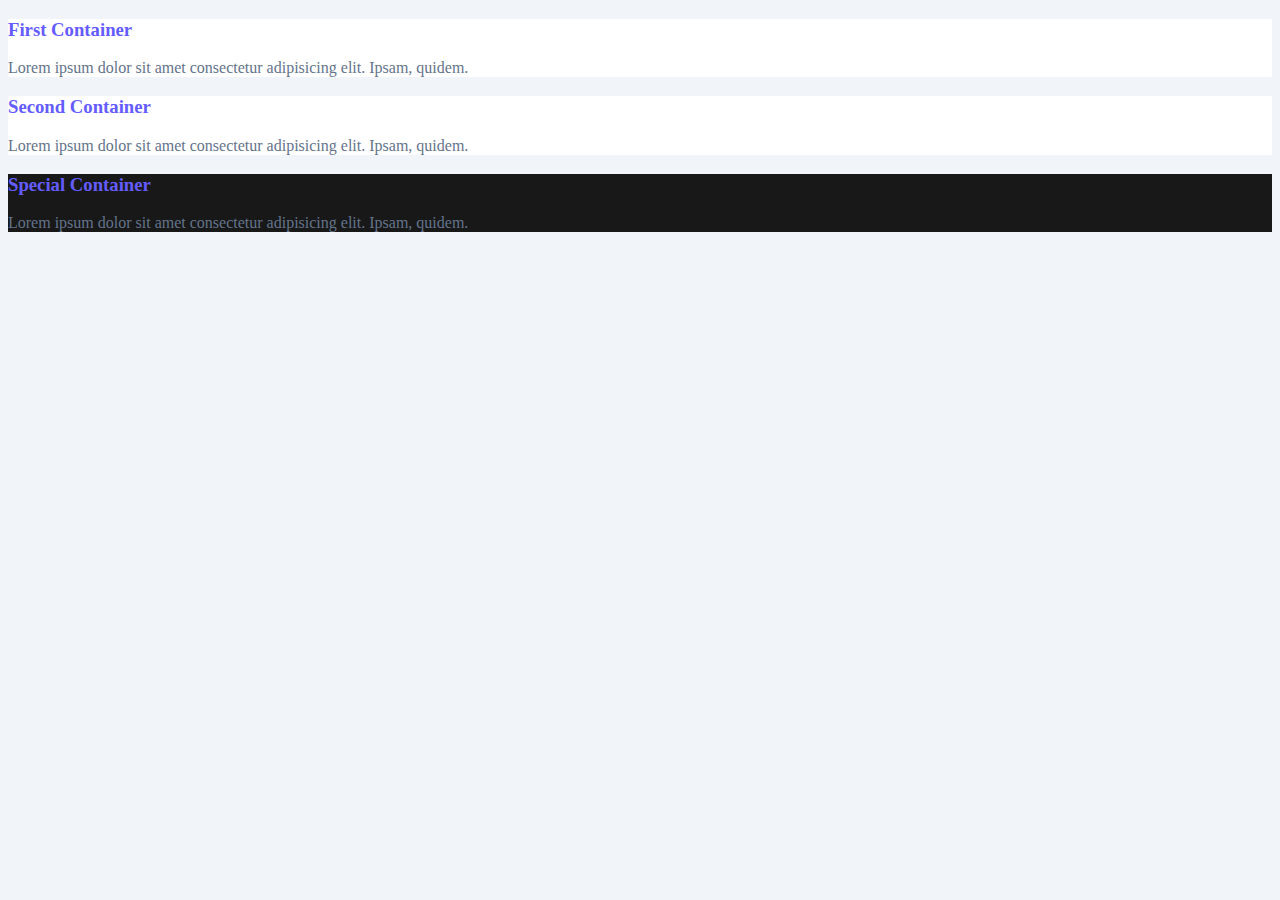
<file: 02-css-colors/index.html>
<!DOCTYPE html>
<html lang="en">
<head>
    <meta charset="UTF-8">
    <meta name="viewport" content="width=device-width, initial-scale=1.0">
    <title>colors</title>
    <link rel="stylesheet" href="./main.css" />
    
</head>
<body>
    <div class="container">
        <h3>First Container</h3>
        <p>
            Lorem ipsum dolor sit amet consectetur adipisicing elit. Ipsam, quidem.
        </p>
    </div>
    <div class="container">
        <h3>Second Container</h3>
        <p>
            Lorem ipsum dolor sit amet consectetur adipisicing elit. Ipsam, quidem.
        </p>
    </div>
    <div class="container special-container">
        <h3>Special Container</h3>
        <p>
            Lorem ipsum dolor sit amet consectetur adipisicing elit. Ipsam, quidem.
        </p>
    </div>
</body>
</html>
</file>
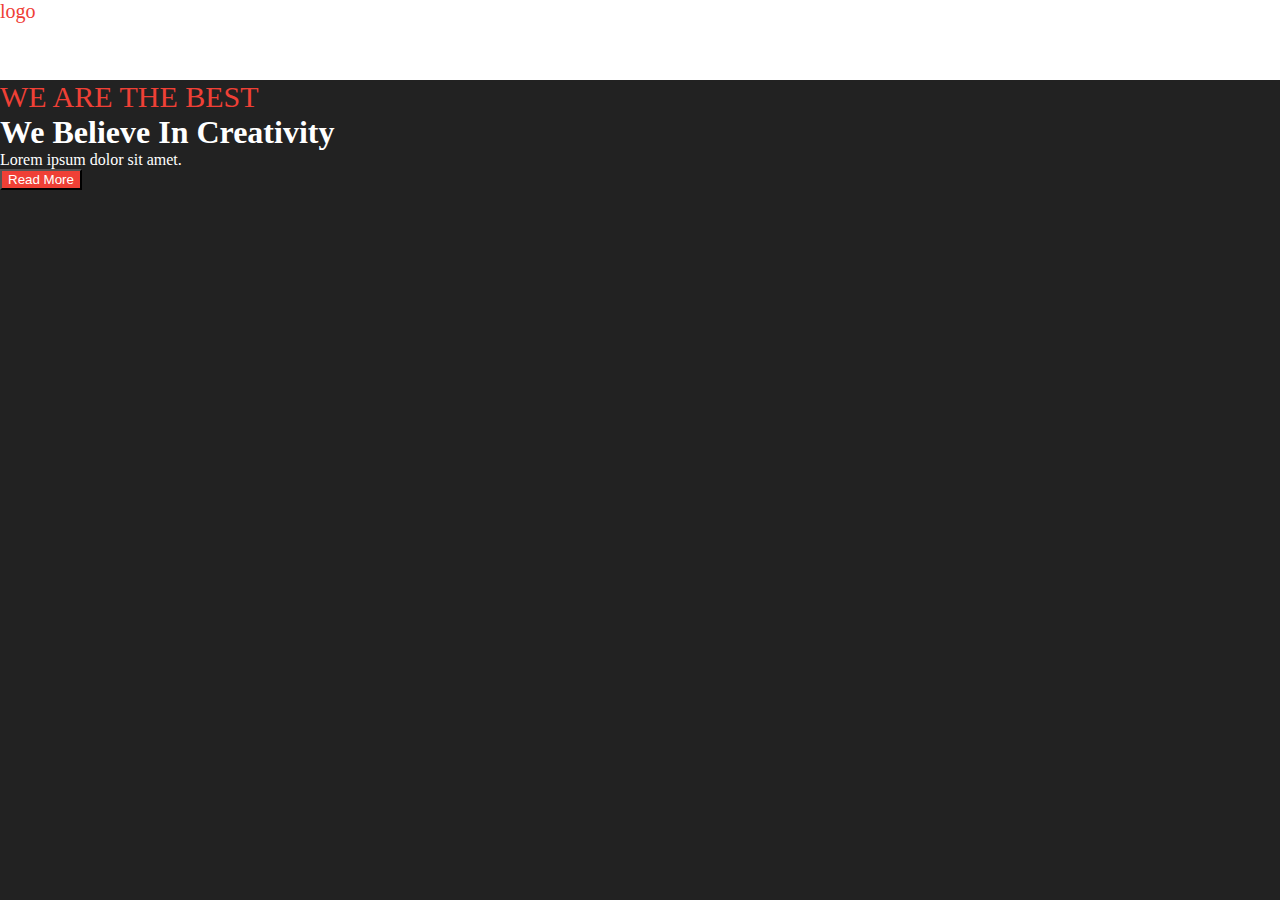
<file: 03-css-units/index.html>
<!DOCTYPE html>
<html lang="en">
<head>
    <meta charset="UTF-8">
    <meta name="viewport" content="width=device-width, initial-scale=1.0">
    <title>css-units</title>
    <link rel="stylesheet" href="./main.css" />

</head>
<body>
    <div id="navbar">
        <span class="logo">logo</span>
    </div>
    <div class="hero">
        <span>WE ARE THE BEST</span>
        <h1>We Believe In Creativity</h1>
        <p>Lorem ipsum dolor sit amet.</p>
        <button class="hero-btn">Read More</button>
    </div>
</body>
</html>
</file>
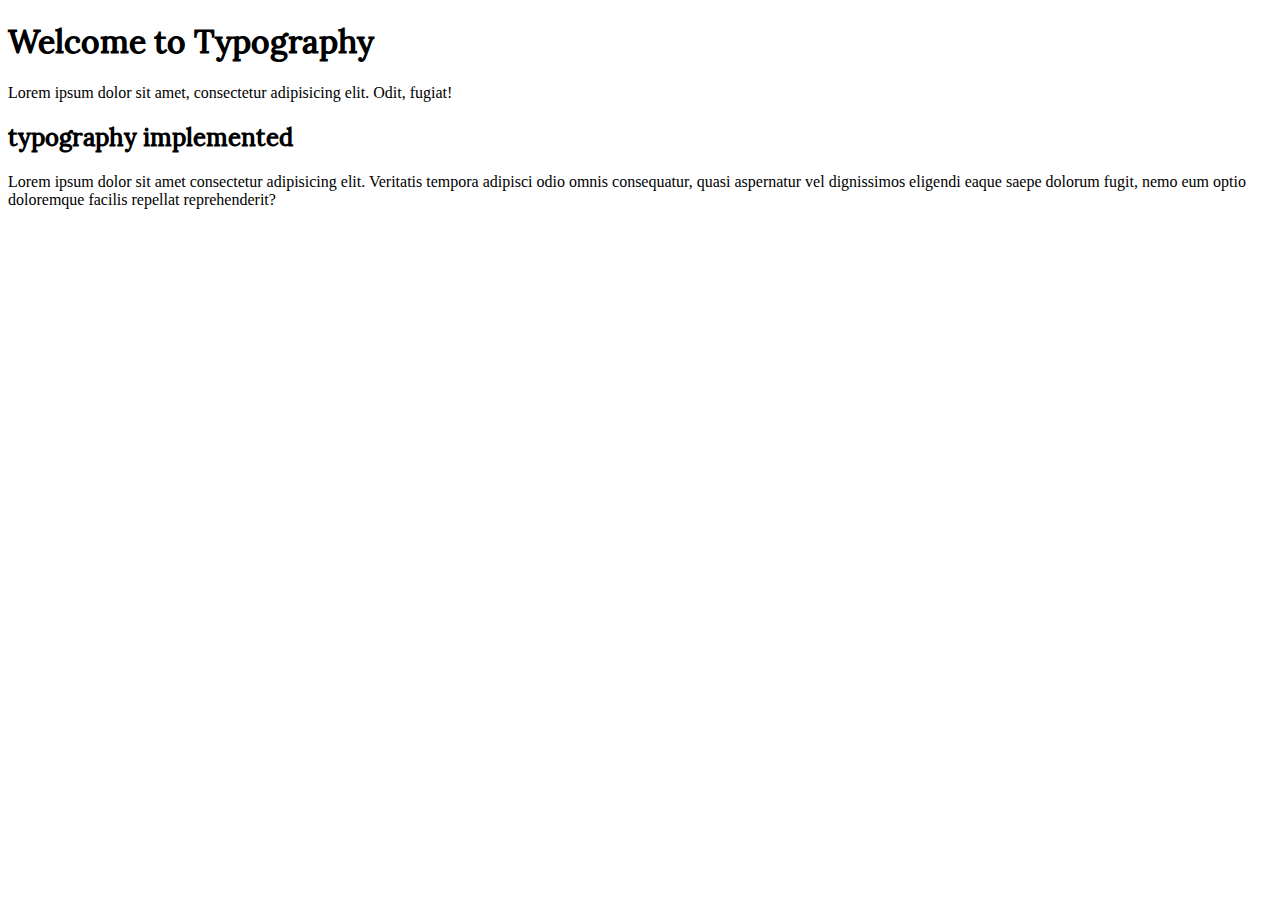
<file: 04-css-typography-styles/index.html>
<!DOCTYPE html>
<html lang="en">
<head>
    <meta charset="UTF-8">
    <meta name="viewport" content="width=device-width, initial-scale=1.0">
    <title>Typography</title>
    <link rel="stylesheet" href="./main.css" />
</head>
<body>
    <h1>Welcome to Typography</h1>
    <p>Lorem ipsum dolor sit amet, consectetur adipisicing elit. Odit, fugiat!</p>
    <div class="container">
        <h2>typography implemented</h2>
        <p>Lorem ipsum dolor sit amet consectetur adipisicing elit. Veritatis tempora adipisci odio omnis consequatur, quasi aspernatur vel dignissimos eligendi eaque saepe dolorum fugit, nemo eum optio doloremque facilis repellat reprehenderit?</p>
    </div>
</body>
</html>
</file>
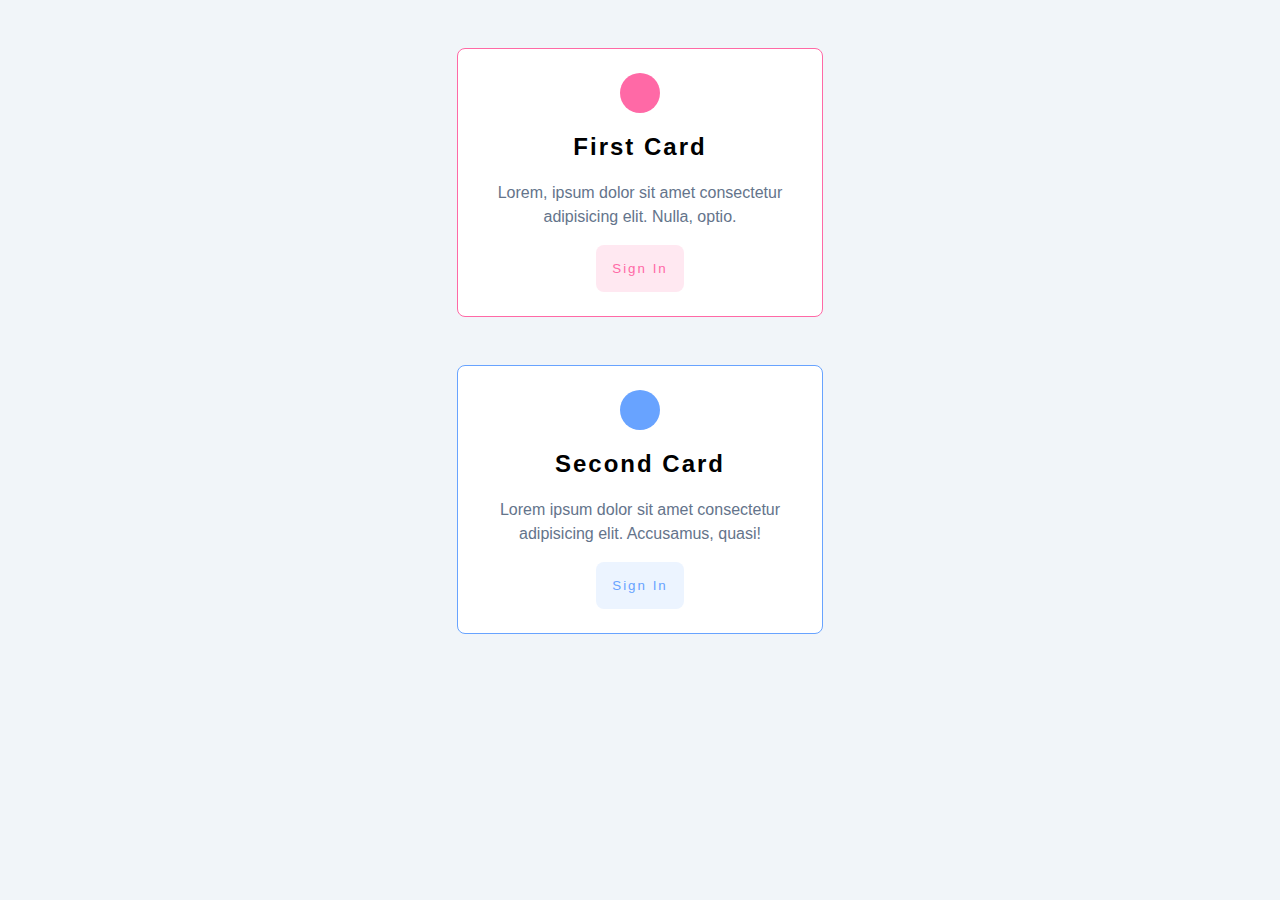
<file: 05-css-box-model/index.html>
<!DOCTYPE html>
<html lang="en">
<head>
    <meta charset="UTF-8">
    <meta name="viewport" content="width=device-width, initial-scale=1.0">
    <title>Box-Model</title>
    <link rel="stylesheet" href="./main.css" />
</head>
<body>
    <div class="card card-1">
        <div class="icon">
            
        </div>
        <h2 class="title">
            First Card
        </h2>
        <p class="text">
            Lorem, ipsum dolor sit amet consectetur adipisicing elit. Nulla, optio.
        </p>
        <button class="btn btn-pink">
            Sign in
        </button>
    </div>
    <div class="card card-2">
        <div class="icon">

        </div>
        <h2 class="title">
            Second Card
        </h2>
        <p class="text">
            Lorem ipsum dolor sit amet consectetur adipisicing elit. Accusamus, quasi!
        </p>
        <button class="btn btn-blue">
            Sign in
        </button>
    </div>
</body>
</html>
</file>
<file: 02-css-colors/main.css>
body{
    background: #f1f5f9;
}
.container{
    background: #fff;
}
/* h3{
    color: #645cff;
} */

div h3{
    color: #645cff;
}

p{
    color: #64748b;
}
.special-container{
    background: rgba(0, 0, 0, 0.9);
}
</file>
<file: 03-css-units/main.css>
* {
    margin:0;
}

#navbar {
    height: 5rem;
    background: #fff;
}
.logo{
    font-size: 20px;
    color: #ef4036;
}
.hero{
    color: #fff;
    background: #222;
    min-height: calc(100vh - 5rem);
}
.hero span{
    color: #ef4036;
    font-size: 30px;
}
button{
    background: #ef4036;
    color: white;
}
</file>
<file: 04-css-typography-styles/main.css>
@font-face {
    font-family: 'Hubot Sans';
    src: url('./Hubot\ Sans/Hubot-Sans.ttf') format('truetype'),
         url('./Hubot\ Sans/Hubot-Sans.woff2') format('woff2');

    font-family: 'Lora';
    src: url('./Lora-v3.005/fonts/ttf/Lora-Medium.ttf') format('truetype'),
    url('./Lora-v3.005/fonts/webfonts/Lora-Medium.woff2') format('woff2');
}


body {
    font-family: 'Hubot Sans';
}
.container h2{
    font-family: 'Lora';
}
h1{
    font-family: 'Lora';
}
</file>
<file: 05-css-box-model/main.css>
body{
  font-family: -apple-system, BlinkMacSystemFont, 'Segoe UI', Roboto, Oxygen, Ubuntu, Cantarell, 'Open Sans', 'Helvetica Neue', sans-serif;
  background: #f1f5f9;
}

.card{
    background: #fff;
    padding: 1.5rem 2rem;
    text-align: center;
    max-width: 300px;
    margin: 3rem;
    border-radius: 0.5rem;
    border: 1px solid transparent;
    margin: 3rem auto;
}

.card-1{
    border-color: #ff69a6;
}

.icon{
    width: 40px;
    height: 40px;
    background: red;
    border-radius: 50%;
    margin: 0 auto;
}

.card-1 .icon {
    background:#ff69a6;
}

.title{
    text-transform: capitalize;
    letter-spacing: 2px;
}

.text{
    line-height: 1.5;
    color: #64748b;
}

.btn {
    text-transform: capitalize;
    border: transparent;
    border-radius: 0.5rem;
    padding: 1rem 1rem ;
    letter-spacing: 2px;
}

.btn-pink {
    background: #ffe8f1;
    color: #ff69a6;
}

.btn-blue {
    background: #ecf4ff;
    color: #68a3ff;
}

.card-2 .icon {
    background: #68a3ff;
    
}

.card-2 {
    border-color: #68a3ff;
}
</file>
